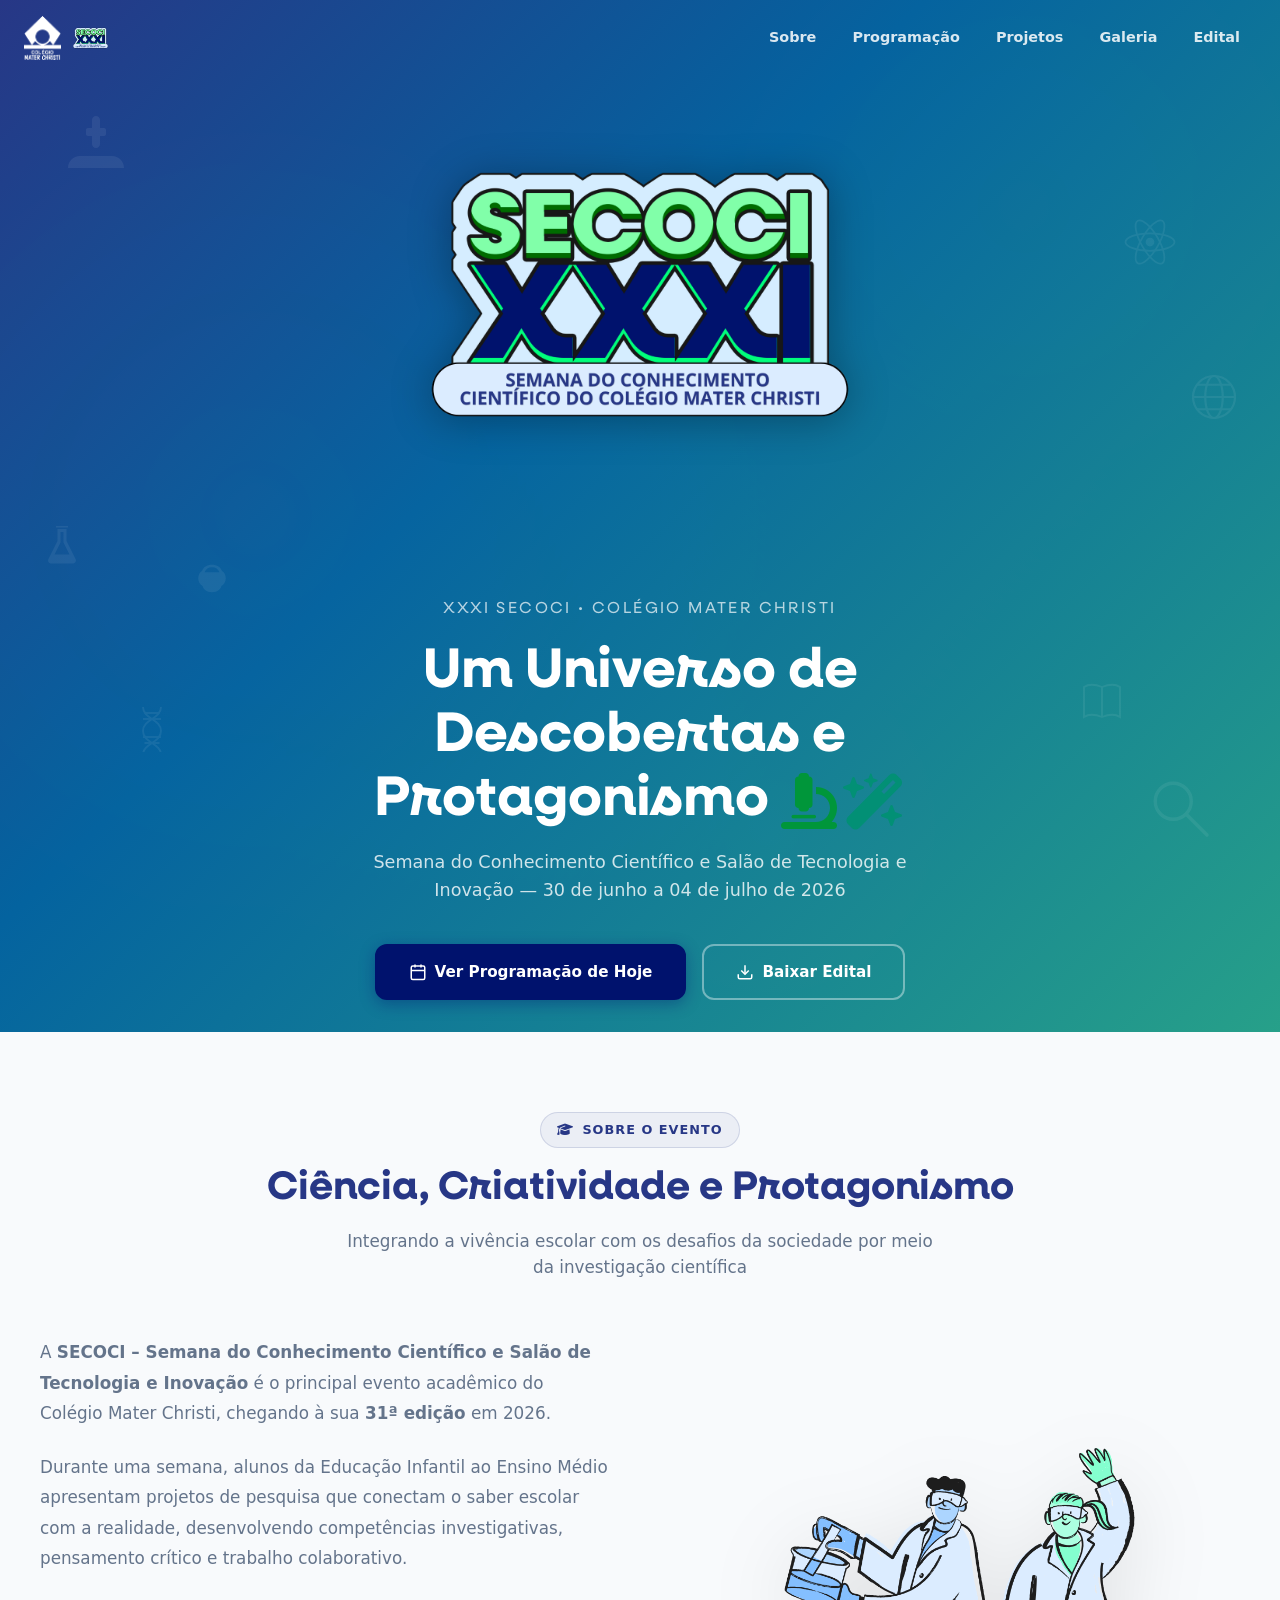
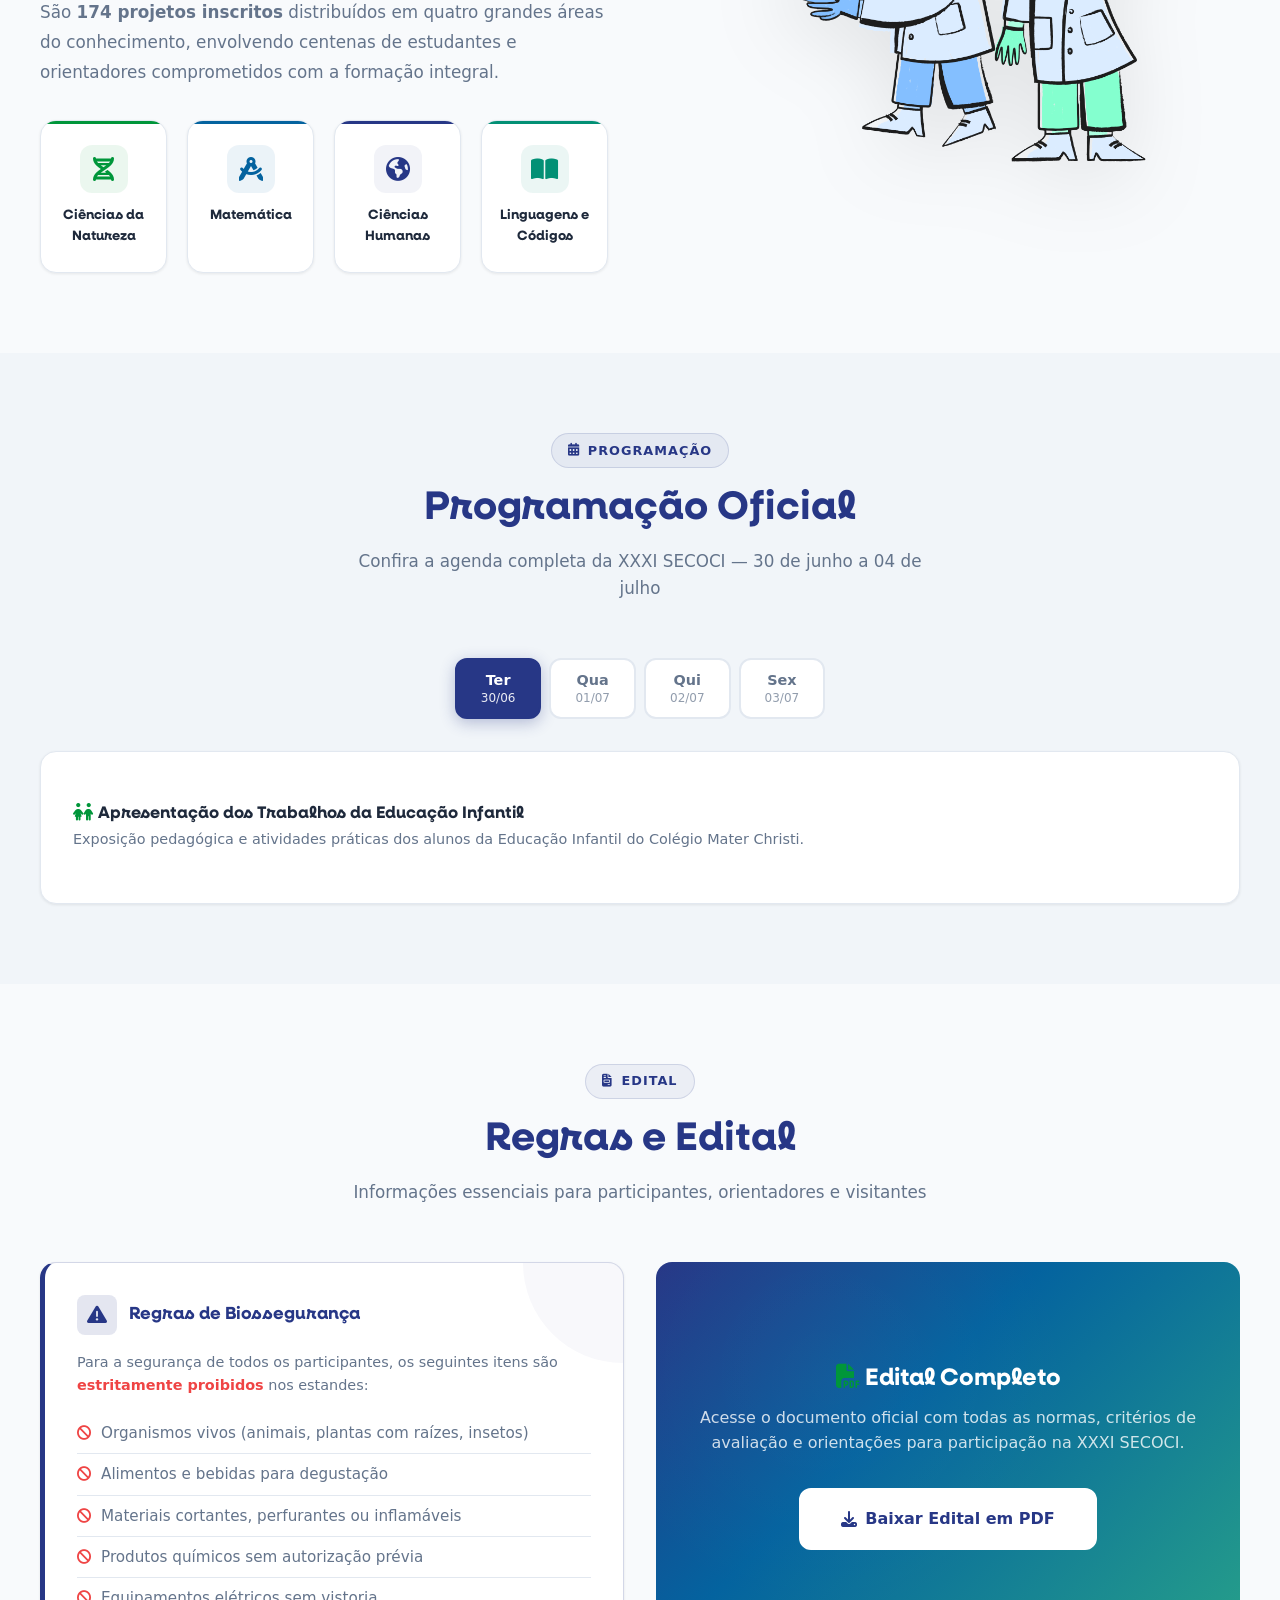
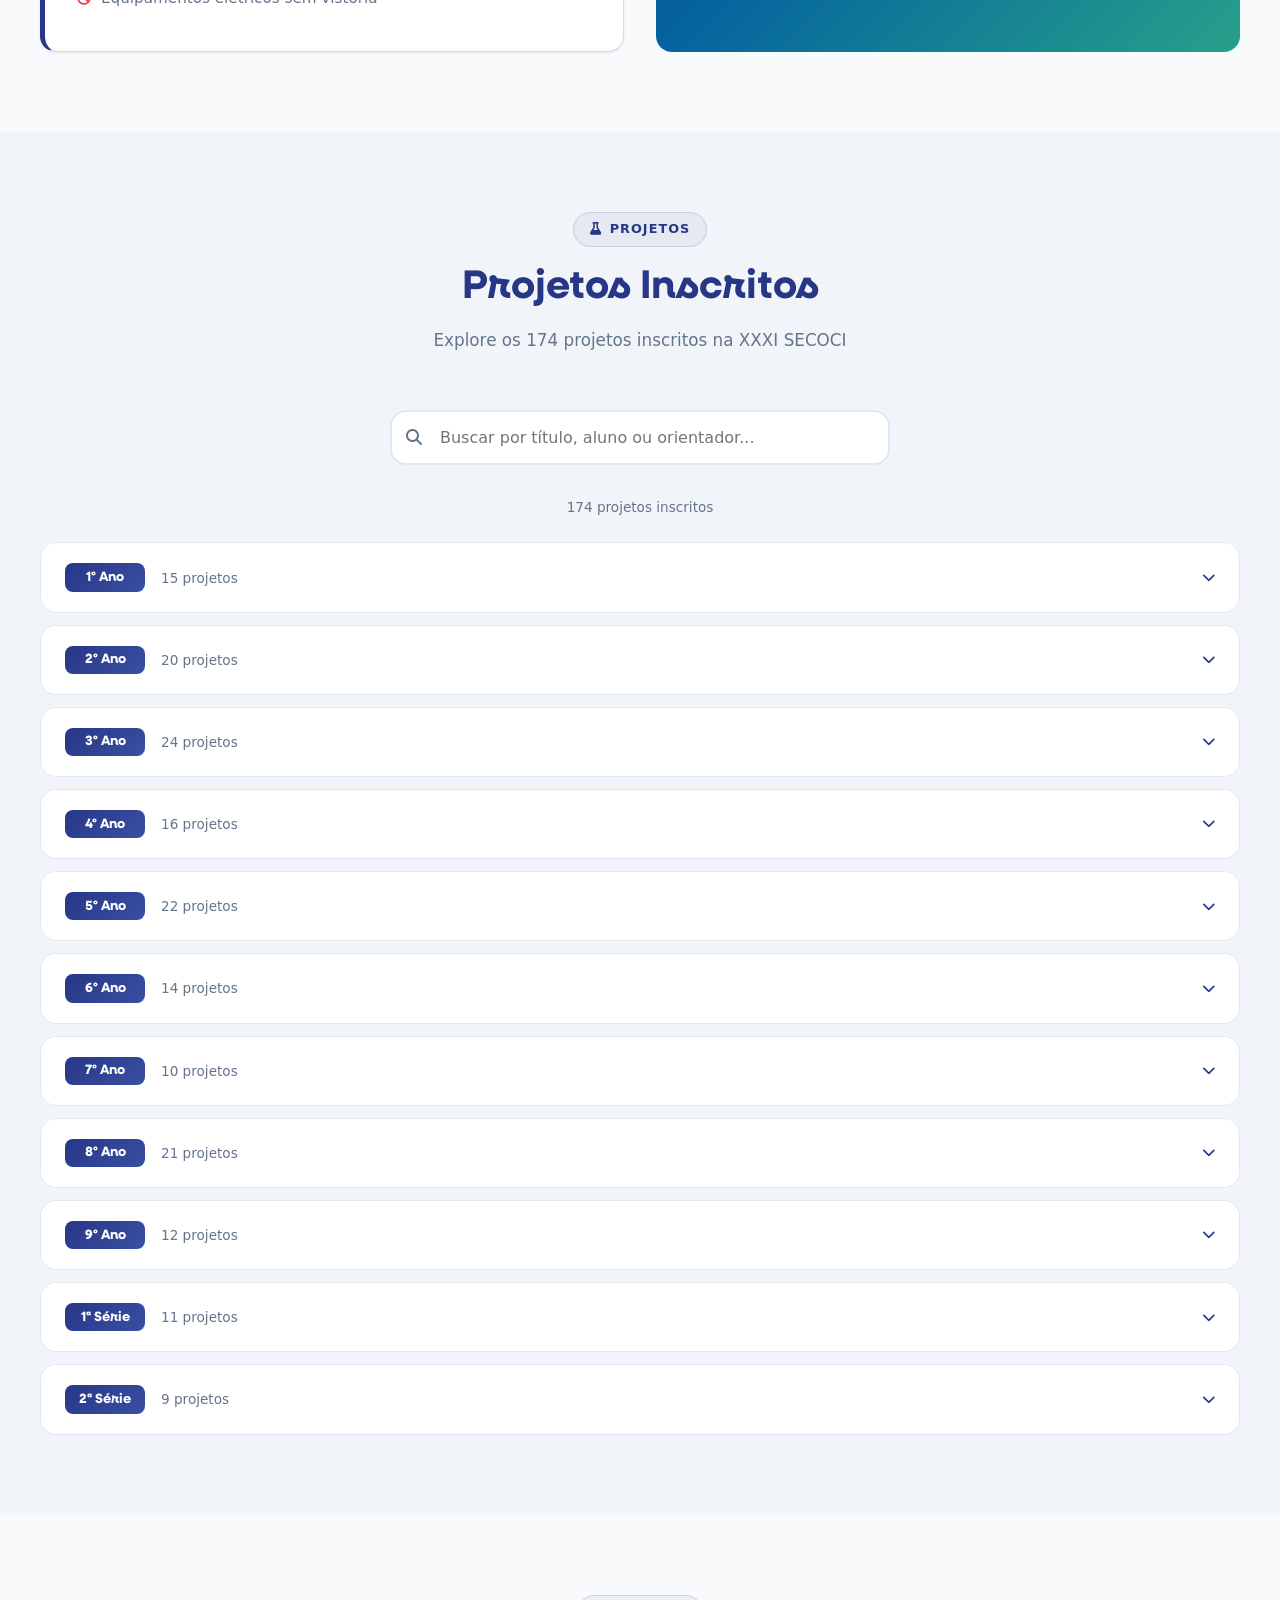
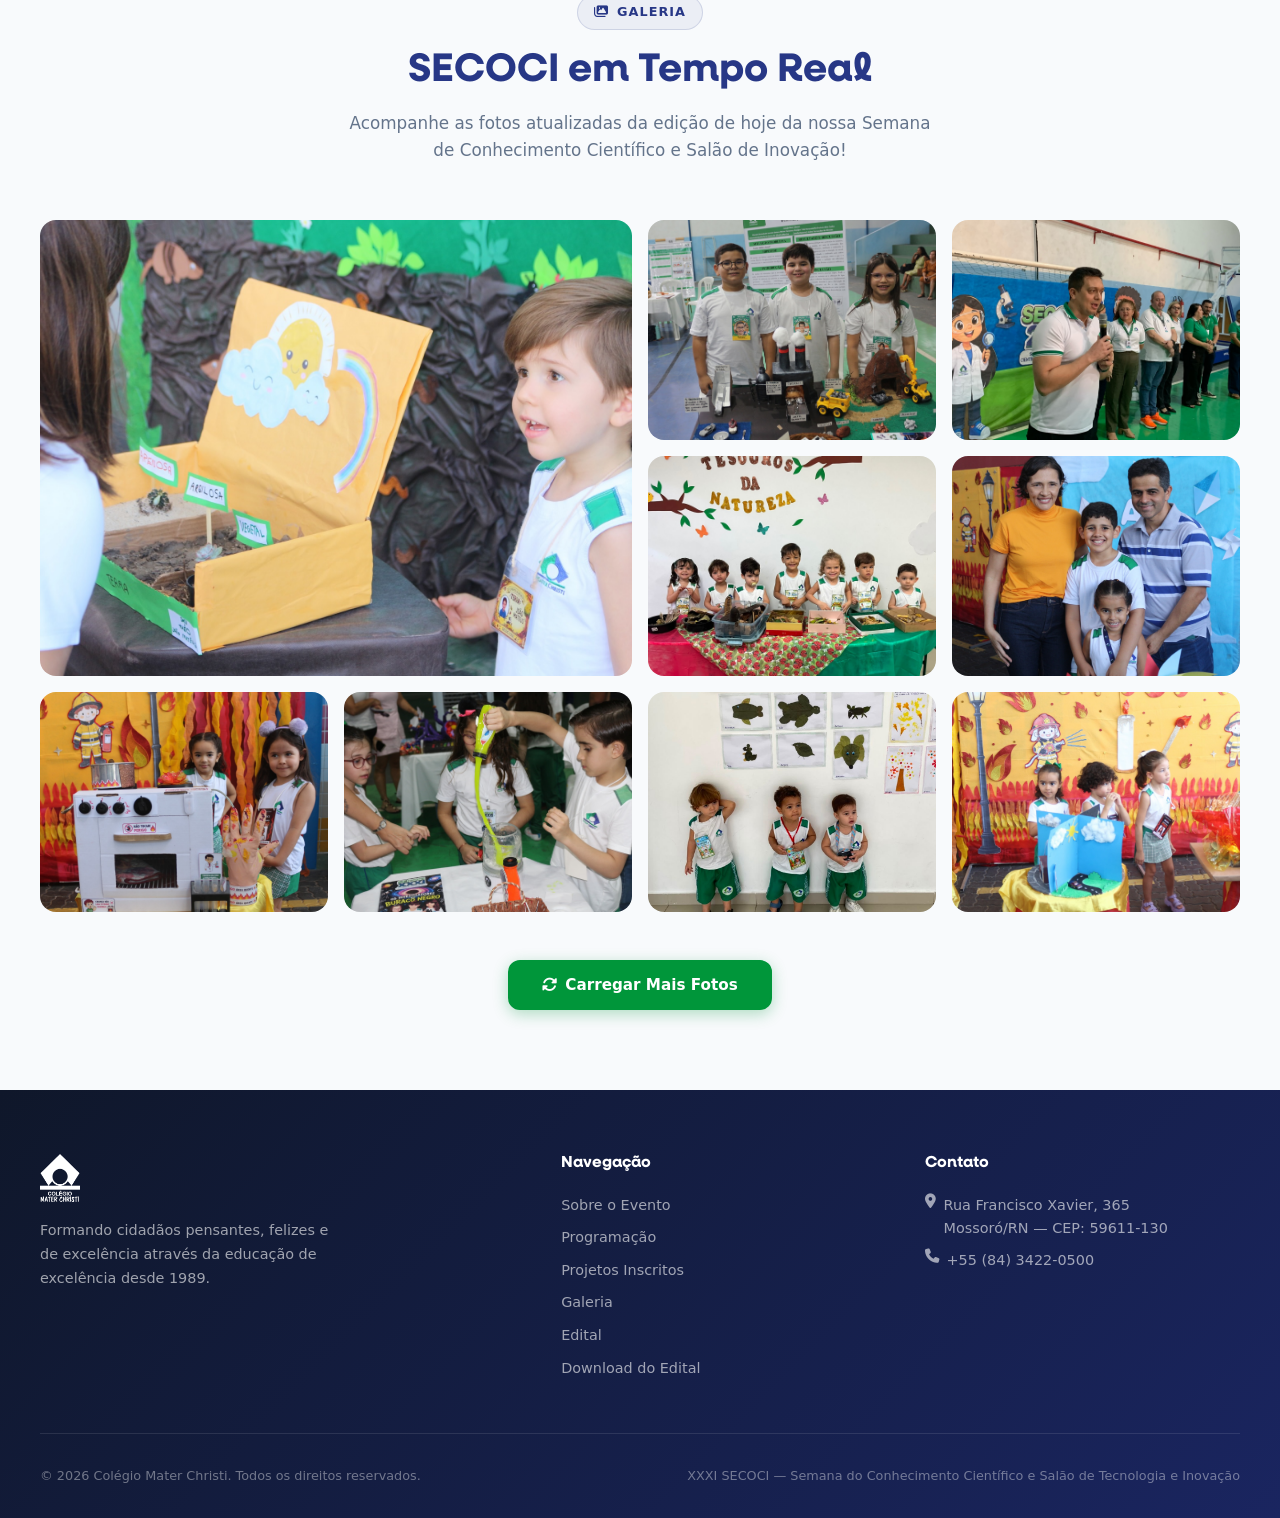
<file: index.html>
<!DOCTYPE html>
<html lang="pt-BR">

<head>
  <meta charset="UTF-8">
  <meta name="viewport" content="width=device-width, initial-scale=1.0">
  <title>XXXI SECOCI 2026 - Semana do Conhecimento Científico | Colégio Mater Christi</title>
  <meta name="description"
    content="XXXI SECOCI 2026 — Semana do Conhecimento Científico e Salão de Tecnologia e Inovação do Colégio Mater Christi. 30 de junho a 04 de julho de 2026, Mossoró/RN.">
  <meta name="keywords" content="SECOCI, Mater Christi, ciência, tecnologia, inovação, feira de ciências, Mossoró, RN">
  <meta name="author" content="Colégio Mater Christi">

  <!-- Open Graph -->
  <meta property="og:title" content="XXXI SECOCI 2026 — Colégio Mater Christi">
  <meta property="og:description"
    content="Semana do Conhecimento Científico e Salão de Tecnologia e Inovação. Um Universo de Descobertas e Protagonismo.">
  <meta property="og:type" content="website">
  <meta property="og:locale" content="pt_BR">
  <meta property="og:image" content="https://secoci.colegiomaterchristi.com.br/assets/img/logo-secoci-og.png">
  <meta property="og:image:type" content="image/png">

  <!-- Favicon -->
  <link rel="icon" type="image/png" href="assets/img/favicon_colegiomaterchristi.png">

  <!-- FontAwesome -->
  <link rel="stylesheet" href="https://cdnjs.cloudflare.com/ajax/libs/font-awesome/6.4.0/css/all.min.css">

  <!-- CSS -->
  <link rel="stylesheet" href="css/styles.css">
</head>

<body>

  <!-- ========== HEADER ========== -->
  <header class="header" id="header">
    <div class="header-inner">
      <div class="header-logos">
        <img src="assets/img/logo-colegio-cor.png" alt="Colégio Mater Christi" class="logo-colegio">
        <img src="assets/img/logo-secoci.png" alt="SECOCI XXXI" class="logo-secoci">
      </div>

      <nav class="nav-desktop" id="nav-desktop">
        <a href="#sobre">Sobre</a>
        <a href="#programacao">Programação</a>
        <a href="#projetos">Projetos</a>
        <a href="#galeria">Galeria</a>
        <a href="#edital">Edital</a>
      </nav>

      <button class="hamburger" id="hamburger" aria-label="Abrir menu de navegação">
        <span></span>
        <span></span>
        <span></span>
      </button>
    </div>

    <!-- Mobile Nav -->
    <nav class="nav-mobile" id="nav-mobile">
      <a href="#sobre">Sobre o Evento</a>
      <a href="#programacao">Programação</a>
      <a href="#projetos">Projetos Inscritos</a>
      <a href="#galeria">Galeria</a>
      <a href="#edital">Edital</a>
    </nav>
    <div class="nav-overlay" id="nav-overlay"></div>
  </header>

  <!-- ========== HERO ========== -->
  <section class="hero" id="hero">
    <!-- Floating Science Icons -->
    <div class="floating-icons">
      <!-- Microscópio -->
      <div class="floating-icon">
        <svg width="1em" height="1em" viewBox="0 0 64 64" fill="currentColor">
          <path
            d="M32 4c-2.2 0-4 1.8-4 4v8h-4c-1.1 0-2 .9-2 2v4c0 1.1.9 2 2 2h4v8c0 2.2 1.8 4 4 4s4-1.8 4-4v-8h4c1.1 0 2-.9 2-2v-4c0-1.1-.9-2-2-2h-4V8c0-2.2-1.8-4-4-4zm-16 40c-6.6 0-12 5.4-12 12h56c0-6.6-5.4-12-12-12H16z" />
        </svg>
      </div>
      <!-- Átomo -->
      <div class="floating-icon">
        <svg width="1em" height="1em" viewBox="0 0 64 64" fill="currentColor">
          <circle cx="32" cy="32" r="5" />
          <ellipse cx="32" cy="32" rx="28" ry="10" fill="none" stroke="currentColor" stroke-width="2" />
          <ellipse cx="32" cy="32" rx="28" ry="10" fill="none" stroke="currentColor" stroke-width="2"
            transform="rotate(60 32 32)" />
          <ellipse cx="32" cy="32" rx="28" ry="10" fill="none" stroke="currentColor" stroke-width="2"
            transform="rotate(120 32 32)" />
        </svg>
      </div>
      <!-- DNA -->
      <div class="floating-icon">
        <svg width="1em" height="1em" viewBox="0 0 64 64" fill="none" stroke="currentColor" stroke-width="2.5">
          <path d="M20 4c0 16 24 16 24 32s-24 16-24 32" />
          <path d="M44 4c0 16-24 16-24 32s24 16 24 32" />
          <line x1="22" y1="12" x2="42" y2="12" />
          <line x1="20" y1="20" x2="44" y2="20" />
          <line x1="20" y1="44" x2="44" y2="44" />
          <line x1="22" y1="52" x2="42" y2="52" />
        </svg>
      </div>
      <!-- Lupa -->
      <div class="floating-icon">
        <svg width="1em" height="1em" viewBox="0 0 64 64" fill="none" stroke="currentColor" stroke-width="3">
          <circle cx="26" cy="26" r="16" />
          <line x1="38" y1="38" x2="56" y2="56" stroke-linecap="round" />
        </svg>
      </div>
      <!-- Frasco -->
      <div class="floating-icon">
        <svg width="1em" height="1em" viewBox="0 0 64 64" fill="currentColor">
          <path
            d="M24 4h16v2H24V4zm2 4v16l-12 24c-1.5 3 .5 6 4 6h28c3.5 0 5.5-3 4-6L38 24V8H26zm4 4h4v14l8 16H22l8-16V12z" />
        </svg>
      </div>
      <!-- Globo -->
      <div class="floating-icon">
        <svg width="1em" height="1em" viewBox="0 0 64 64" fill="none" stroke="currentColor" stroke-width="2.5">
          <circle cx="32" cy="32" r="24" />
          <ellipse cx="32" cy="32" rx="10" ry="24" />
          <line x1="8" y1="32" x2="56" y2="32" />
          <path d="M12 18h40M12 46h40" />
        </svg>
      </div>
      <!-- Cérebro -->
      <div class="floating-icon">
        <svg width="1em" height="1em" viewBox="0 0 64 64" fill="currentColor">
          <path
            d="M32 6c-8 0-14 4-16 10-4 2-6 7-6 12s3 10 7 12c1 5 6 10 15 10s14-5 15-10c4-2 7-7 7-12s-2-10-6-12C46 10 40 6 32 6zm0 4c6 0 10 3 12 8h-24c2-5 6-8 12-8z" />
        </svg>
      </div>
      <!-- Livro -->
      <div class="floating-icon">
        <svg width="1em" height="1em" viewBox="0 0 64 64" fill="none" stroke="currentColor" stroke-width="2.5">
          <path d="M8 12c6-4 14-4 24 0c10-4 18-4 24 0v40c-6-4-14-4-24 0c-10-4-18-4-24 0V12z" />
          <line x1="32" y1="12" x2="32" y2="52" />
        </svg>
      </div>
    </div>

    <div class="hero-bg-pattern"></div>

    <div class="hero-content">
      <img src="assets/img/logo-secoci.png" alt="SECOCI XXXI" class="hero-logo">

      <p class="hero-tagline">XXXI SECOCI &bull; Colégio Mater Christi</p>

      <h1 class="hero-title">Um Universo de Descobertas e Protagonismo <span class="hero-title-icons"><i
            class="fa-solid fa-microscope icon-secondary"></i> <i
            class="fa-solid fa-wand-magic-sparkles icon-teal"></i></span></h1>

      <p class="hero-subtitle">Semana do Conhecimento Científico e Salão de Tecnologia e Inovação — 30 de junho a 04 de
        julho de 2026</p>

      <div class="hero-ctas">
        <a href="#programacao" class="btn btn-primary" id="cta-programacao">
          <svg width="18" height="18" viewBox="0 0 24 24" fill="none" stroke="currentColor" stroke-width="2">
            <rect x="3" y="4" width="18" height="18" rx="2" ry="2" />
            <line x1="16" y1="2" x2="16" y2="6" />
            <line x1="8" y1="2" x2="8" y2="6" />
            <line x1="3" y1="10" x2="21" y2="10" />
          </svg>
          Ver Programação de Hoje
        </a>
        <a href="assets/docs/edital-secoci-2026.pdf" target="_blank" class="btn btn-outline" id="cta-edital">
          <svg width="18" height="18" viewBox="0 0 24 24" fill="none" stroke="currentColor" stroke-width="2">
            <path d="M21 15v4a2 2 0 0 1-2 2H5a2 2 0 0 1-2-2v-4" />
            <polyline points="7 10 12 15 17 10" />
            <line x1="12" y1="15" x2="12" y2="3" />
          </svg>
          Baixar Edital
        </a>
      </div>
    </div>
  </section>

  <!-- ========== SOBRE ========== -->
  <section class="section" id="sobre">
    <div class="section-inner">
      <div class="section-header reveal">
        <div class="section-badge"><i class="fa-solid fa-graduation-cap mr-2"></i> Sobre o Evento</div>
        <h2 class="section-title">Ciência, Criatividade e Protagonismo</h2>
        <p class="section-subtitle">Integrando a vivência escolar com os desafios da sociedade por meio da investigação
          científica</p>
      </div>

      <div class="sobre-grid reveal">
        <div class="sobre-text">
          <p>
            A <strong>SECOCI – Semana do Conhecimento Científico e Salão de Tecnologia e Inovação</strong> é o principal
            evento acadêmico do Colégio Mater Christi, chegando à sua <strong>31ª edição</strong> em 2026.
          </p>
          <p>
            Durante uma semana, alunos da Educação Infantil ao Ensino Médio apresentam projetos de
            pesquisa que conectam o saber escolar com a realidade, desenvolvendo competências investigativas, pensamento
            crítico e trabalho colaborativo.
          </p>
          <p>
            São <strong>174 projetos inscritos</strong> distribuídos em quatro grandes áreas do conhecimento, envolvendo
            centenas de estudantes e orientadores comprometidos com a formação integral.
          </p>

          <div class="areas-grid">
            <div class="area-card nature">
              <div class="area-card-icon nature"><i class="fa-solid fa-dna"></i></div>
              <div class="area-card-title">Ciências da Natureza</div>
            </div>
            <div class="area-card math">
              <div class="area-card-icon math"><i class="fa-solid fa-compass-drafting"></i></div>
              <div class="area-card-title">Matemática</div>
            </div>
            <div class="area-card human">
              <div class="area-card-icon human"><i class="fa-solid fa-earth-americas"></i></div>
              <div class="area-card-title">Ciências Humanas</div>
            </div>
            <div class="area-card lang">
              <div class="area-card-icon lang"><i class="fa-solid fa-book-open"></i></div>
              <div class="area-card-title">Linguagens e Códigos</div>
            </div>
          </div>
        </div>

        <div class="sobre-mascot">
          <img src="assets/img/mascotes-cientistas.png" alt="Mascotes SECOCI — Jovens cientistas">
        </div>
      </div>
    </div>
  </section>

  <!-- ========== PROGRAMAÇÃO ========== -->
  <section class="section section-programacao" id="programacao">
    <div class="section-inner">
      <div class="section-header reveal">
        <div class="section-badge"><i class="fa-solid fa-calendar-days mr-2"></i> Programação</div>
        <h2 class="section-title">Programação Oficial</h2>
        <p class="section-subtitle">Confira a agenda completa da XXXI SECOCI — 30 de junho a 04 de julho</p>
      </div>

      <div class="reveal">
        <div class="tabs-nav" id="tabs-nav" role="tablist">
          <button class="tab-btn" data-tab="dia1" data-date="2026-06-30" role="tab" aria-selected="false">
            Ter<span class="tab-date">30/06</span>
          </button>
          <button class="tab-btn" data-tab="dia2" data-date="2026-07-01" role="tab" aria-selected="false">
            Qua<span class="tab-date">01/07</span>
          </button>
          <button class="tab-btn" data-tab="dia3" data-date="2026-07-02" role="tab" aria-selected="false">
            Qui<span class="tab-date">02/07</span>
          </button>
          <button class="tab-btn" data-tab="dia4" data-date="2026-07-03" role="tab" aria-selected="false">
            Sex<span class="tab-date">03/07</span>
          </button>
        </div>

        <!-- Dia 1 — 30/06 -->
        <div class="tab-content" id="dia1" role="tabpanel">
          <div class="schedule-card">
            <div class="schedule-item" style="padding-left: 0;">
              <div class="schedule-info">
                <h4><i class="fa-solid fa-children icon-secondary mr-2"></i> Apresentação dos Trabalhos da Educação
                  Infantil</h4>
                <p>Exposição pedagógica e atividades práticas dos alunos da Educação Infantil do Colégio Mater Christi.
                </p>
              </div>
            </div>
          </div>
        </div>

        <!-- Dia 2 — 01/07 (HOJE) -->
        <div class="tab-content" id="dia2" role="tabpanel">
          <div class="schedule-card">
            <div class="schedule-item">
              <div class="schedule-time">17h00 - 20h00</div>
              <div class="schedule-info">
                <h4><i class="fa-solid fa-graduation-cap icon-primary mr-2"></i> Apresentações dos Trabalhos — Ensino
                  Fundamental 1</h4>
                <p>Exposição dos projetos e pesquisas desenvolvidos pelos alunos do 1º ao 5º ano do Ensino Fundamental.
                </p>
              </div>
            </div>
            <div class="schedule-item">
              <div class="schedule-time">17h00 - 20h00</div>
              <div class="schedule-info">
                <h4><i class="fa-solid fa-syringe icon-teal mr-2"></i> Ponto de Vacinação</h4>
                <p>Ações de imunização e conscientização sobre saúde integrada à feira de ciências.</p>
              </div>
            </div>
          </div>
        </div>

        <!-- Dia 3 — 02/07 -->
        <div class="tab-content" id="dia3" role="tabpanel">
          <div class="schedule-card">
            <div class="schedule-item">
              <div class="schedule-time">17h00 - 20h00</div>
              <div class="schedule-info">
                <h4><i class="fa-solid fa-microscope icon-primary mr-2"></i> Apresentações dos Trabalhos — Fundamental 2
                  e Ensino Médio</h4>
                <p>Apresentação e avaliação dos projetos científicos dos estudantes do 6º ao 9º ano e Ensino Médio.</p>
              </div>
            </div>
            <div class="schedule-item">
              <div class="schedule-time">17h00 - 20h00</div>
              <div class="schedule-info">
                <h4><i class="fa-solid fa-syringe icon-teal mr-2"></i> Ponto de Vacinação</h4>
                <p>Disponibilização de vacinas e orientação de saúde para toda a comunidade escolar.</p>
              </div>
            </div>
          </div>
        </div>

        <!-- Dia 4 — 03/07 -->
        <div class="tab-content" id="dia4" role="tabpanel">
          <div class="schedule-card">
            <div class="schedule-item">
              <div class="schedule-time">08h00</div>
              <div class="schedule-info">
                <h4><i class="fa-solid fa-trophy icon-secondary mr-2"></i> Cerimônia de Premiação da XXXI SECOCI</h4>
                <p>Premiação oficial dos projetos de destaque, reconhecimento dos alunos pesquisadores e orientadores.
                </p>
              </div>
            </div>
          </div>
        </div>
      </div>
    </div>
  </section>

  <!-- ========== EDITAL / REGRAS ========== -->
  <section class="section" id="edital">
    <div class="section-inner">
      <div class="section-header reveal">
        <div class="section-badge"><i class="fa-solid fa-file-invoice mr-2"></i> Edital</div>
        <h2 class="section-title">Regras e Edital</h2>
        <p class="section-subtitle">Informações essenciais para participantes, orientadores e visitantes</p>
      </div>

      <div class="edital-grid reveal">
        <div class="alert-card">
          <div class="alert-card-header">
            <div class="icon"><i class="fa-solid fa-triangle-exclamation icon-primary"></i></div>
            <h3>Regras de Biossegurança</h3>
          </div>
          <p style="font-size: 0.9rem; color: var(--text-muted); margin-bottom: 1rem;">
            Para a segurança de todos os participantes, os seguintes itens são <strong
              style="color: #ef4444;">estritamente proibidos</strong> nos estandes:
          </p>
          <ul>
            <li>Organismos vivos (animais, plantas com raízes, insetos)</li>
            <li>Alimentos e bebidas para degustação</li>
            <li>Materiais cortantes, perfurantes ou inflamáveis</li>
            <li>Produtos químicos sem autorização prévia</li>
            <li>Equipamentos elétricos sem vistoria</li>
          </ul>
        </div>

        <div class="download-card">
          <h3><i class="fa-solid fa-file-pdf icon-secondary mr-2"></i> Edital Completo</h3>
          <p>Acesse o documento oficial com todas as normas, critérios de avaliação e orientações para participação na
            XXXI SECOCI.</p>
          <a href="assets/docs/edital-secoci-2026.pdf" target="_blank" class="btn" id="btn-download-edital">
            <i class="fa-solid fa-download mr-2"></i> Baixar Edital em PDF
          </a>
        </div>
      </div>
    </div>
  </section>

  <!-- ========== PROJETOS ========== -->
  <section class="section section-projetos" id="projetos">
    <div class="section-inner">
      <div class="section-header reveal">
        <div class="section-badge"><i class="fa-solid fa-flask mr-2"></i> Projetos</div>
        <h2 class="section-title">Projetos Inscritos</h2>
        <p class="section-subtitle">Explore os 174 projetos inscritos na XXXI SECOCI</p>
      </div>

      <div class="reveal">
        <div class="search-container">
          <i class="fa-solid fa-magnifying-glass search-icon"></i>
          <input type="text" id="search-input" placeholder="Buscar por título, aluno ou orientador..."
            autocomplete="off">
        </div>
        <div class="search-count" id="search-count"></div>

        <div class="accordion-group" id="accordion-group">
          <!-- Projetos carregados via JavaScript -->
          <div class="schedule-placeholder" id="loading-projects">
            <i class="fa-solid fa-spinner fa-spin fa-2x mb-3 text-muted"></i>
            <p>Carregando projetos...</p>
          </div>
        </div>
      </div>
    </div>
  </section>

  <!-- ========== GALERIA ========== -->
  <section class="section section-galeria" id="galeria">
    <div class="section-inner">
      <div class="section-header reveal">
        <div class="section-badge"><i class="fa-solid fa-images mr-2"></i> Galeria</div>
        <h2 class="section-title">SECOCI em Tempo Real</h2>
        <p class="section-subtitle">Acompanhe as fotos atualizadas da edição de hoje da nossa Semana de Conhecimento
          Científico e Salão de Inovação!</p>
      </div>

      <div class="gallery-grid reveal" id="gallery-grid">
        <!-- Injetado dinamicamente via JS de 6 em 6 com misturador -->
      </div>

      <div class="gallery-cta reveal" style="margin-top: 3rem; text-align: center;">
        <button class="btn btn-primary" id="btn-load-more-gallery">
          <i class="fa-solid fa-rotate mr-2"></i> Carregar Mais Fotos
        </button>
      </div>
    </div>
  </section>

  <!-- ========== FOOTER ========== -->
  <footer class="footer" id="footer">
    <div class="footer-inner">
      <div class="footer-top">
        <div class="footer-brand">
          <img src="assets/img/logo-colegio-cor.png" alt="Colégio Mater Christi">
          <p>Formando cidadãos pensantes, felizes e de excelência através da educação de excelência desde 1989.</p>
        </div>

        <div class="footer-links">
          <h4>Navegação</h4>
          <a href="#sobre">Sobre o Evento</a>
          <a href="#programacao">Programação</a>
          <a href="#projetos">Projetos Inscritos</a>
          <a href="#galeria">Galeria</a>
          <a href="#edital">Edital</a>
          <a href="assets/docs/edital-secoci-2026.pdf" target="_blank">Download do Edital</a>
        </div>

        <div class="footer-contact">
          <h4>Contato</h4>
          <p>
            <i class="fa-solid fa-location-dot text-secondary mr-2 mt-1"></i>
            Rua Francisco Xavier, 365<br>Mossoró/RN — CEP: 59611-130
          </p>
          <p>
            <i class="fa-solid fa-phone text-secondary mr-2 mt-1"></i>
            +55 (84) 3422-0500
          </p>
        </div>
      </div>

      <div class="footer-bottom">
        <p>&copy; 2026 Colégio Mater Christi. Todos os direitos reservados.</p>
        <p>XXXI SECOCI — Semana do Conhecimento Científico e Salão de Tecnologia e Inovação</p>
      </div>
    </div>
  </footer>

  <!-- JavaScript -->
  <script src="js/main.js"></script>
</body>

</html>
</file>
<file: css/styles.css>
/* ============================================
   SECOCI 2026 — Custom Styles
   Colégio Mater Christi
   ============================================ */

/* ---------- Custom Fonts ---------- */
@font-face {
  font-family: 'Neulis Cursive';
  src: url('../assets/fonts/neulis-cursive-light.otf') format('opentype');
  font-weight: 300;
  font-style: normal;
  font-display: swap;
}

@font-face {
  font-family: 'Neulis Cursive';
  src: url('../assets/fonts/neulis-cursive-regular.otf') format('opentype');
  font-weight: 400;
  font-style: normal;
  font-display: swap;
}

@font-face {
  font-family: 'Neulis Cursive';
  src: url('../assets/fonts/neulis-cursive-bold.otf') format('opentype');
  font-weight: 700;
  font-style: normal;
  font-display: swap;
}

@font-face {
  font-family: 'Neulis Cursive';
  src: url('../assets/fonts/neulis-cursive-bold-italic.otf') format('opentype');
  font-weight: 700;
  font-style: italic;
  font-display: swap;
}

/* ---------- Google Fonts (Open Sans for body) ---------- */
@import url('https://fonts.googleapis.com/css2?family=Open+Sans:wght@400;500;600;700&display=swap');

/* ---------- CSS Custom Properties ---------- */
:root {
  --primary: #273786;
  --primary-light: #3a4fa3;
  --primary-dark: #1a2560;
  --primary-bg: rgba(39, 55, 134, 0.06);
  --primary-bg-medium: rgba(39, 55, 134, 0.12);

  --secondary: #00963a;
  --secondary-light: #00b347;
  --secondary-dark: #007a2f;
  --secondary-bg: rgba(0, 150, 58, 0.08);

  --accent-blue: #04639f;
  --accent-blue-light: #0878bf;
  --accent-blue-bg: rgba(4, 99, 159, 0.08);

  --accent-teal: #029075;
  --accent-teal-light: #03a988;
  --accent-teal-bg: rgba(2, 144, 117, 0.08);

  --gradient-main: linear-gradient(90deg, #04639f, rgba(2, 144, 117, 0.85));
  --gradient-hero: linear-gradient(135deg, #273786 0%, #04639f 40%, rgba(2, 144, 117, 0.85) 100%);
  --gradient-primary: linear-gradient(135deg, #273786, #3a4fa3);
  --gradient-secondary: linear-gradient(135deg, #00963a, #029075);
  --gradient-dark: linear-gradient(135deg, #0f172a 0%, #1a2560 100%);

  --bg: #f8fafc;
  --bg-alt: #f1f5f9;
  --bg-dark: #0f172a;
  --text: #1e293b;
  --text-muted: #64748b;
  --text-on-dark: #f8fafc;
  --border: #e2e8f0;

  --font-heading: 'Neulis Cursive', system-ui, sans-serif;
  --font-body: 'Open Sans', system-ui, sans-serif;

  --radius-sm: 0.5rem;
  --radius-md: 0.75rem;
  --radius-lg: 1rem;
  --radius-xl: 1.5rem;

  --shadow-sm: 0 1px 3px rgba(0,0,0,0.08);
  --shadow-md: 0 4px 12px rgba(0,0,0,0.1);
  --shadow-lg: 0 8px 30px rgba(0,0,0,0.12);
  --shadow-xl: 0 20px 60px rgba(0,0,0,0.15);

  --transition: 0.3s cubic-bezier(0.4, 0, 0.2, 1);
}

/* ---------- Base Reset ---------- */
*, *::before, *::after {
  box-sizing: border-box;
  margin: 0;
  padding: 0;
}

html {
  scroll-behavior: smooth;
  scroll-padding-top: 80px;
}

body {
  font-family: var(--font-body);
  color: var(--text);
  background: var(--bg);
  line-height: 1.6;
  -webkit-font-smoothing: antialiased;
  overflow-x: hidden;
}

h1, h2, h3, h4, h5, h6 {
  font-family: var(--font-heading);
  line-height: 1.2;
}

a {
  text-decoration: none;
  color: inherit;
}

img {
  max-width: 100%;
  height: auto;
  display: block;
}

/* ---------- Scrollbar ---------- */
::-webkit-scrollbar {
  width: 8px;
}
::-webkit-scrollbar-track {
  background: var(--bg-alt);
}
::-webkit-scrollbar-thumb {
  background: var(--primary);
  border-radius: 4px;
}
::-webkit-scrollbar-thumb:hover {
  background: var(--primary-light);
}

/* ---------- Header ---------- */
.header {
  position: fixed;
  top: 0;
  left: 0;
  width: 100%;
  z-index: 1000;
  padding: 1rem 0;
  transition: all var(--transition);
  background: transparent;
}

.header.scrolled {
  background: rgba(39, 55, 134, 0.95);
  backdrop-filter: blur(20px);
  -webkit-backdrop-filter: blur(20px);
  padding: 0.5rem 0;
  box-shadow: 0 4px 20px rgba(39, 55, 134, 0.3);
}

.header-inner {
  max-width: 1280px;
  margin: 0 auto;
  padding: 0 1.5rem;
  display: flex;
  align-items: center;
  justify-content: space-between;
}

.header-logos {
  display: flex;
  align-items: center;
  gap: 0.75rem;
}

.header-logos img {
  height: 44px;
  transition: all var(--transition);
}

.header.scrolled .header-logos img {
  height: 36px;
}

.logo-colegio {
  filter: brightness(0) invert(1);
}

.nav-desktop {
  display: flex;
  align-items: center;
  gap: 0.25rem;
}

.nav-desktop a {
  color: rgba(255,255,255,0.85);
  font-weight: 600;
  font-size: 0.9rem;
  padding: 0.5rem 1rem;
  border-radius: var(--radius-sm);
  transition: all var(--transition);
  position: relative;
}

.nav-desktop a:hover,
.nav-desktop a.active {
  color: #fff;
  background: rgba(255,255,255,0.1);
}

.nav-desktop a::after {
  content: '';
  position: absolute;
  bottom: 0;
  left: 50%;
  transform: translateX(-50%);
  width: 0;
  height: 2px;
  background: var(--secondary);
  transition: width var(--transition);
  border-radius: 1px;
}

.nav-desktop a:hover::after,
.nav-desktop a.active::after {
  width: 60%;
}

/* Hamburger */
.hamburger {
  display: none;
  flex-direction: column;
  gap: 5px;
  cursor: pointer;
  padding: 0.5rem;
  z-index: 1001;
  background: none;
  border: none;
}

.hamburger span {
  display: block;
  width: 24px;
  height: 2px;
  background: #fff;
  border-radius: 2px;
  transition: all var(--transition);
}

.hamburger.open span:nth-child(1) {
  transform: rotate(45deg) translate(5px, 5px);
}
.hamburger.open span:nth-child(2) {
  opacity: 0;
}
.hamburger.open span:nth-child(3) {
  transform: rotate(-45deg) translate(5px, -5px);
}

/* Mobile Nav */
.nav-mobile {
  position: fixed;
  top: 0;
  right: -100%;
  width: 300px;
  height: 100vh;
  background: var(--primary-dark);
  backdrop-filter: blur(20px);
  padding: 5rem 2rem 2rem;
  display: flex;
  flex-direction: column;
  gap: 0.5rem;
  transition: right var(--transition);
  z-index: 999;
  box-shadow: var(--shadow-xl);
}

.nav-mobile.open {
  right: 0;
}

.nav-mobile a {
  color: rgba(255,255,255,0.85);
  font-weight: 500;
  font-size: 1.1rem;
  padding: 0.75rem 1rem;
  border-radius: var(--radius-sm);
  transition: all var(--transition);
  border-left: 3px solid transparent;
}

.nav-mobile a:hover {
  color: #fff;
  background: rgba(255,255,255,0.05);
  border-left-color: var(--secondary);
}

.nav-overlay {
  position: fixed;
  inset: 0;
  background: rgba(0,0,0,0.5);
  opacity: 0;
  visibility: hidden;
  transition: all var(--transition);
  z-index: 998;
}

.nav-overlay.open {
  opacity: 1;
  visibility: visible;
}

/* ---------- Hero Section ---------- */
.hero {
  position: relative;
  min-height: 100vh;
  display: flex;
  align-items: center;
  justify-content: center;
  overflow: hidden;
  background: var(--gradient-hero);
}

.hero-bg-pattern {
  position: absolute;
  inset: 0;
  opacity: 0.04;
  background-image: 
    radial-gradient(circle at 20% 50%, rgba(255,255,255,0.3) 0%, transparent 50%),
    radial-gradient(circle at 80% 20%, rgba(255,255,255,0.2) 0%, transparent 40%),
    radial-gradient(circle at 60% 80%, rgba(255,255,255,0.15) 0%, transparent 45%);
}

.hero-content {
  position: relative;
  z-index: 2;
  text-align: center;
  padding: 2rem 1.5rem;
  max-width: 800px;
}

.hero-logo {
  width: 420px;
  margin: 0 auto 2.5rem;
  animation: fadeInDown 0.8s ease-out;
  filter: drop-shadow(0 4px 20px rgba(0,0,0,0.3));
}

.hero-title-icons {
  display: inline-flex;
  align-items: center;
  gap: 0.35rem;
  vertical-align: middle;
}

/* Classes utilitárias para ícones na paleta */
.icon-primary { color: var(--primary) !important; }
.icon-secondary { color: var(--secondary) !important; }
.icon-blue { color: var(--accent-blue) !important; }
.icon-teal { color: var(--accent-teal) !important; }

.hero-tagline {
  font-family: var(--font-heading);
  font-size: 1rem;
  font-weight: 400;
  letter-spacing: 0.15em;
  text-transform: uppercase;
  color: rgba(255,255,255,0.7);
  margin-bottom: 1rem;
  animation: fadeInUp 0.8s ease-out 0.2s both;
}

.hero-title {
  font-family: var(--font-heading);
  font-size: clamp(2rem, 5vw, 3.5rem);
  font-weight: 700;
  color: #fff;
  margin-bottom: 1rem;
  animation: fadeInUp 0.8s ease-out 0.4s both;
  line-height: 1.15;
}

.hero-subtitle {
  font-size: 1.1rem;
  color: rgba(255,255,255,0.8);
  margin-bottom: 2.5rem;
  animation: fadeInUp 0.8s ease-out 0.6s both;
  max-width: 600px;
  margin-left: auto;
  margin-right: auto;
}

.hero-ctas {
  display: flex;
  justify-content: center;
  gap: 1rem;
  flex-wrap: wrap;
  animation: fadeInUp 0.8s ease-out 0.8s both;
}

.btn {
  display: inline-flex;
  align-items: center;
  gap: 0.5rem;
  padding: 0.875rem 2rem;
  border-radius: var(--radius-md);
  font-family: var(--font-body);
  font-weight: 600;
  font-size: 0.95rem;
  cursor: pointer;
  transition: all var(--transition);
  border: 2px solid transparent;
  text-decoration: none;
}

.btn-primary {
  background: var(--secondary);
  color: #fff;
  border-color: var(--secondary);
  box-shadow: 0 4px 15px rgba(0, 150, 58, 0.3);
}

.btn-primary:hover {
  background: var(--secondary-light);
  transform: translateY(-2px);
  box-shadow: 0 8px 25px rgba(0, 150, 58, 0.4);
}

#cta-programacao {
  background: #00126D;
  border-color: #00126D;
  box-shadow: 0 4px 15px rgba(0, 18, 109, 0.35);
}

#cta-programacao:hover {
  background: #001ca7;
  border-color: #001ca7;
  transform: translateY(-2px);
  box-shadow: 0 8px 25px rgba(0, 18, 109, 0.45);
}

.btn-outline {
  background: transparent;
  color: #fff;
  border-color: rgba(255,255,255,0.4);
}

.btn-outline:hover {
  background: rgba(255,255,255,0.1);
  border-color: #fff;
  transform: translateY(-2px);
}

.btn-gradient {
  background: var(--gradient-main);
  color: #fff;
  border: none;
  box-shadow: 0 4px 15px rgba(4, 99, 159, 0.3);
}

.btn-gradient:hover {
  transform: translateY(-2px);
  box-shadow: 0 8px 25px rgba(4, 99, 159, 0.4);
}

/* Floating science icons in Hero */
.floating-icons {
  position: absolute;
  inset: 0;
  z-index: 1;
  pointer-events: none;
  overflow: hidden;
}

.floating-icon {
  position: absolute;
  opacity: 0.07;
  color: #fff;
  animation: float 6s ease-in-out infinite;
  will-change: transform;
}

.floating-icon:nth-child(1) { top: 10%; left: 5%; font-size: 4rem; animation-delay: 0s; }
.floating-icon:nth-child(2) { top: 20%; right: 8%; font-size: 3.5rem; animation-delay: 1s; }
.floating-icon:nth-child(3) { bottom: 25%; left: 10%; font-size: 3rem; animation-delay: 2s; }
.floating-icon:nth-child(4) { bottom: 15%; right: 5%; font-size: 4.5rem; animation-delay: 0.5s; }
.floating-icon:nth-child(5) { top: 50%; left: 3%; font-size: 3rem; animation-delay: 3s; }
.floating-icon:nth-child(6) { top: 35%; right: 3%; font-size: 3.5rem; animation-delay: 1.5s; }
.floating-icon:nth-child(7) { bottom: 40%; left: 15%; font-size: 2.5rem; animation-delay: 2.5s; }
.floating-icon:nth-child(8) { top: 65%; right: 12%; font-size: 3rem; animation-delay: 4s; }

/* ---------- Section Base ---------- */
.section {
  padding: 5rem 1.5rem;
}

.section-inner {
  max-width: 1200px;
  margin: 0 auto;
}

.section-header {
  text-align: center;
  margin-bottom: 3.5rem;
}

.section-badge {
  display: inline-flex;
  align-items: center;
  gap: 0.5rem;
  padding: 0.4rem 1rem;
  border-radius: 2rem;
  font-size: 0.8rem;
  font-weight: 600;
  font-family: var(--font-body);
  letter-spacing: 0.08em;
  text-transform: uppercase;
  margin-bottom: 1rem;
  background: var(--primary-bg);
  color: var(--primary);
  border: 1px solid rgba(39, 55, 134, 0.15);
}

.section-title {
  font-size: clamp(1.8rem, 4vw, 2.5rem);
  font-weight: 700;
  color: var(--primary);
  margin-bottom: 1rem;
}

.section-subtitle {
  font-size: 1.05rem;
  color: var(--text-muted);
  max-width: 600px;
  margin: 0 auto;
}

/* ---------- Sobre Section ---------- */
.sobre-grid {
  display: grid;
  grid-template-columns: 1fr 1fr;
  gap: 4rem;
  align-items: center;
}

.sobre-text p {
  font-size: 1.05rem;
  color: var(--text-muted);
  margin-bottom: 1.5rem;
  line-height: 1.8;
}

.sobre-mascot {
  display: flex;
  justify-content: center;
  align-items: center;
}

.sobre-mascot img {
  max-width: 380px;
  animation: floatSlow 8s ease-in-out infinite;
  filter: drop-shadow(0 20px 40px rgba(0,0,0,0.1));
}

.areas-grid {
  display: grid;
  grid-template-columns: repeat(4, 1fr);
  gap: 1.25rem;
  margin-top: 2rem;
}

.area-card {
  background: #fff;
  border-radius: var(--radius-lg);
  padding: 1.5rem 1rem;
  text-align: center;
  box-shadow: var(--shadow-sm);
  transition: all var(--transition);
  border: 1px solid var(--border);
  position: relative;
  overflow: hidden;
}

.area-card::before {
  content: '';
  position: absolute;
  top: 0;
  left: 0;
  right: 0;
  height: 3px;
  transform: scaleX(1);
  transition: height var(--transition);
}

.area-card.nature::before { background: var(--secondary); }
.area-card.math::before { background: var(--accent-blue); }
.area-card.human::before { background: var(--primary); }
.area-card.lang::before { background: var(--accent-teal); }

.area-card:hover {
  transform: translateY(-4px);
  box-shadow: var(--shadow-md);
}

.area-card:hover::before {
  height: 4px;
}

.area-card-icon {
  width: 48px;
  height: 48px;
  margin: 0 auto 0.75rem;
  display: flex;
  align-items: center;
  justify-content: center;
  border-radius: var(--radius-md);
  font-size: 1.5rem;
}

.area-card-icon.nature { background: var(--secondary-bg); color: var(--secondary); }
.area-card-icon.math { background: var(--accent-blue-bg); color: var(--accent-blue); }
.area-card-icon.human { background: var(--primary-bg); color: var(--primary); }
.area-card-icon.lang { background: var(--accent-teal-bg); color: var(--accent-teal); }

.area-card-title {
  font-family: var(--font-heading);
  font-size: 0.85rem;
  font-weight: 700;
  color: var(--text);
}

/* ---------- Programacao Section ---------- */
.section-programacao {
  background: var(--bg-alt);
}

.tabs-nav {
  display: flex;
  justify-content: center;
  gap: 0.5rem;
  margin-bottom: 2rem;
  flex-wrap: wrap;
}

.tab-btn {
  position: relative;
  padding: 0.75rem 1.5rem;
  border: 2px solid var(--border);
  border-radius: var(--radius-md);
  background: #fff;
  font-family: var(--font-body);
  font-weight: 600;
  font-size: 0.9rem;
  color: var(--text-muted);
  cursor: pointer;
  transition: all var(--transition);
}

.tab-btn:hover {
  border-color: var(--primary);
  color: var(--primary);
}

.tab-btn.active {
  background: var(--primary);
  border-color: var(--primary);
  color: #fff;
  box-shadow: 0 4px 15px rgba(39, 55, 134, 0.3);
}

.tab-btn .tab-date {
  display: block;
  font-size: 0.75rem;
  font-weight: 400;
  opacity: 0.7;
  margin-top: 0.15rem;
}

.tab-btn.active .tab-date {
  opacity: 0.9;
}

/* Badge "Acontecendo Agora" */
.badge-live {
  position: absolute;
  top: -8px;
  right: -8px;
  background: #ef4444;
  color: #fff;
  font-size: 0.6rem;
  font-weight: 700;
  padding: 0.15rem 0.5rem;
  border-radius: 2rem;
  letter-spacing: 0.05em;
  text-transform: uppercase;
  animation: pulse 2s ease-in-out infinite;
  white-space: nowrap;
}

.tab-content {
  display: none;
  animation: fadeIn 0.4s ease-out;
}

.tab-content.active {
  display: block;
}

.schedule-card {
  background: #fff;
  border-radius: var(--radius-lg);
  padding: 2rem;
  box-shadow: var(--shadow-sm);
  border: 1px solid var(--border);
}

.schedule-item {
  display: flex;
  gap: 1.5rem;
  padding: 1.25rem 0;
  border-bottom: 1px solid var(--border);
  align-items: flex-start;
}

.schedule-item:last-child {
  border-bottom: none;
}

.schedule-time {
  font-family: var(--font-heading);
  font-weight: 700;
  font-size: 1rem;
  color: var(--primary);
  min-width: 80px;
  padding-top: 0.1rem;
}

.schedule-info h4 {
  font-family: var(--font-heading);
  font-weight: 700;
  font-size: 1.05rem;
  color: var(--text);
  margin-bottom: 0.25rem;
}

.schedule-info p {
  font-size: 0.9rem;
  color: var(--text-muted);
}

.schedule-placeholder {
  text-align: center;
  padding: 3rem 2rem;
  color: var(--text-muted);
}

.schedule-placeholder svg {
  width: 64px;
  height: 64px;
  margin: 0 auto 1rem;
  opacity: 0.3;
}

.schedule-placeholder p {
  font-size: 1rem;
}

/* ---------- Edital Section ---------- */
.edital-grid {
  display: grid;
  grid-template-columns: 1fr 1fr;
  gap: 2rem;
}

.alert-card {
  background: #fff;
  border-radius: var(--radius-lg);
  padding: 2rem;
  border: 1px solid rgba(39, 55, 134, 0.2);
  box-shadow: var(--shadow-sm);
  border-left: 5px solid var(--primary);
  position: relative;
  overflow: hidden;
}

.alert-card::after {
  content: '';
  position: absolute;
  top: 0;
  right: 0;
  width: 100px;
  height: 100px;
  background: var(--primary-bg);
  border-radius: 0 0 0 100%;
  opacity: 0.5;
}

.alert-card-header {
  display: flex;
  align-items: center;
  gap: 0.75rem;
  margin-bottom: 1rem;
  position: relative;
  z-index: 1;
}

.alert-card-header .icon {
  width: 40px;
  height: 40px;
  background: var(--primary-bg-medium);
  border-radius: var(--radius-sm);
  display: flex;
  align-items: center;
  justify-content: center;
  font-size: 1.25rem;
}

.alert-card-header h3 {
  font-family: var(--font-heading);
  font-weight: 700;
  font-size: 1.1rem;
  color: var(--primary);
}

.alert-card ul {
  list-style: none;
  padding: 0;
  position: relative;
  z-index: 1;
}

.alert-card ul li {
  padding: 0.5rem 0;
  padding-left: 1.5rem;
  position: relative;
  font-size: 0.95rem;
  color: var(--text-muted);
  border-bottom: 1px solid var(--border);
}

.alert-card ul li:last-child {
  border-bottom: none;
}

.alert-card ul li::before {
  content: '\f05e'; /* fa-ban */
  font-family: 'Font Awesome 6 Free';
  font-weight: 900;
  color: #ef4444;
  position: absolute;
  left: 0;
  font-size: 0.9rem;
}

.download-card {
  background: var(--gradient-hero);
  border-radius: var(--radius-lg);
  padding: 2.5rem;
  display: flex;
  flex-direction: column;
  justify-content: center;
  align-items: center;
  text-align: center;
  color: #fff;
  position: relative;
  overflow: hidden;
}

.download-card::before {
  content: '';
  position: absolute;
  inset: 0;
  opacity: 0.05;
  background-image: radial-gradient(circle at 30% 30%, rgba(255,255,255,0.5) 0%, transparent 50%);
}

.download-card h3 {
  font-family: var(--font-heading);
  font-size: 1.5rem;
  font-weight: 700;
  margin-bottom: 0.75rem;
  position: relative;
}

.download-card p {
  opacity: 0.8;
  margin-bottom: 2rem;
  position: relative;
}

.download-card .btn {
  position: relative;
  background: #fff;
  color: var(--primary);
  border-color: #fff;
  font-size: 1rem;
  padding: 1rem 2.5rem;
}

.download-card .btn:hover {
  background: rgba(255,255,255,0.9);
  transform: translateY(-2px);
  box-shadow: 0 8px 30px rgba(0,0,0,0.2);
}

/* ---------- Gallery Section ---------- */
.section-galeria {
  background: var(--bg);
}

.gallery-grid {
  display: grid;
  grid-template-columns: repeat(4, 1fr);
  grid-auto-rows: 220px;
  gap: 1rem;
}

.gallery-item {
  position: relative;
  border-radius: var(--radius-lg);
  overflow: hidden;
  cursor: pointer;
  transition: all var(--transition);
}

.gallery-item:hover {
  transform: scale(1.02);
  box-shadow: var(--shadow-lg);
  z-index: 2;
}

.gallery-item.featured {
  grid-column: span 2;
  grid-row: span 2;
}

.gallery-item img {
  width: 100%;
  height: 100%;
  object-fit: cover;
  transition: transform var(--transition);
}

.gallery-item:hover img {
  transform: scale(1.08);
}

.gallery-item-overlay {
  position: absolute;
  inset: 0;
  background: linear-gradient(180deg, transparent 50%, rgba(39, 55, 134, 0.8) 100%);
  opacity: 0;
  transition: opacity var(--transition);
  display: flex;
  align-items: flex-end;
  padding: 1.25rem;
}

.gallery-item:hover .gallery-item-overlay {
  opacity: 1;
}

.gallery-item-overlay p {
  color: #fff;
  font-weight: 600;
  font-size: 0.9rem;
}

.gallery-placeholder {
  background: var(--primary-bg);
  border: 2px dashed rgba(39, 55, 134, 0.2);
  display: flex;
  flex-direction: column;
  align-items: center;
  justify-content: center;
  gap: 0.5rem;
  color: var(--primary);
}

.gallery-placeholder svg {
  width: 36px;
  height: 36px;
  opacity: 0.4;
}

.gallery-placeholder span {
  font-size: 0.75rem;
  font-weight: 600;
  opacity: 0.5;
  text-transform: uppercase;
  letter-spacing: 0.05em;
}

.gallery-cta {
  text-align: center;
  margin-top: 2rem;
}

/* ---------- Projetos Section ---------- */
.section-projetos {
  background: var(--bg-alt);
}

.search-container {
  max-width: 500px;
  margin: 0 auto 2rem;
  position: relative;
}

.search-container input {
  width: 100%;
  padding: 1rem 1rem 1rem 3rem;
  border: 2px solid var(--border);
  border-radius: var(--radius-lg);
  font-family: var(--font-body);
  font-size: 1rem;
  background: #fff;
  transition: all var(--transition);
  outline: none;
}

.search-container input:focus {
  border-color: var(--primary);
  box-shadow: 0 0 0 4px var(--primary-bg);
}

.search-container .search-icon {
  position: absolute;
  left: 1rem;
  top: 50%;
  transform: translateY(-50%);
  color: var(--text-muted);
}

.search-count {
  text-align: center;
  font-size: 0.85rem;
  color: var(--text-muted);
  margin-bottom: 1.5rem;
}

.accordion-group {
  display: flex;
  flex-direction: column;
  gap: 0.75rem;
}

.accordion-item {
  background: #fff;
  border-radius: var(--radius-lg);
  border: 1px solid var(--border);
  overflow: hidden;
  transition: all var(--transition);
}

.accordion-item:hover {
  box-shadow: var(--shadow-sm);
  border-color: rgba(39, 55, 134, 0.2);
}

.accordion-header {
  display: flex;
  align-items: center;
  justify-content: space-between;
  padding: 1.25rem 1.5rem;
  cursor: pointer;
  transition: all var(--transition);
  background: #fff;
  border: none;
  width: 100%;
  text-align: left;
  font-family: var(--font-body);
}

.accordion-header:hover {
  background: var(--primary-bg);
}

.accordion-header-left {
  display: flex;
  align-items: center;
  gap: 1rem;
}

.accordion-serie-badge {
  display: inline-flex;
  align-items: center;
  justify-content: center;
  min-width: 80px;
  padding: 0.35rem 0.75rem;
  background: var(--gradient-primary);
  color: #fff;
  font-family: var(--font-heading);
  font-weight: 700;
  font-size: 0.85rem;
  border-radius: var(--radius-sm);
  white-space: nowrap;
}

.accordion-count {
  font-size: 0.85rem;
  color: var(--text-muted);
}

.accordion-chevron {
  transition: transform var(--transition);
  color: var(--primary);
}

.accordion-item.open .accordion-chevron {
  transform: rotate(180deg);
}

.accordion-item.open {
  border-color: rgba(39, 55, 134, 0.3);
  box-shadow: 0 2px 12px rgba(39, 55, 134, 0.1);
}

.accordion-body {
  max-height: 0;
  overflow: hidden;
  transition: max-height 0.4s cubic-bezier(0.4, 0, 0.2, 1);
}

.accordion-item.open .accordion-body {
  max-height: 5000px;
}

.accordion-body-inner {
  padding: 0 1.5rem 1.5rem;
}

.project-card {
  display: grid;
  grid-template-columns: auto 1fr;
  gap: 1rem;
  padding: 1rem;
  border-radius: var(--radius-md);
  border: 1px solid var(--border);
  margin-bottom: 0.75rem;
  transition: all var(--transition);
  background: var(--bg);
}

.project-card:hover {
  border-color: var(--primary);
  box-shadow: var(--shadow-sm);
  background: #fff;
}

.project-card:last-child {
  margin-bottom: 0;
}

.project-number {
  display: flex;
  align-items: center;
  justify-content: center;
  width: 36px;
  height: 36px;
  background: var(--gradient-primary);
  color: #fff;
  font-family: var(--font-heading);
  font-weight: 700;
  font-size: 0.8rem;
  border-radius: var(--radius-sm);
  flex-shrink: 0;
}

.project-info h4 {
  font-family: var(--font-heading);
  font-weight: 700;
  font-size: 0.95rem;
  color: var(--primary-dark);
  margin-bottom: 0.35rem;
}

.project-meta {
  display: flex;
  flex-wrap: wrap;
  gap: 0.5rem;
  font-size: 0.82rem;
  color: var(--text-muted);
}

.project-meta span {
  display: inline-flex;
  align-items: center;
  gap: 0.25rem;
}

.project-meta .label {
  font-weight: 600;
  color: var(--primary);
}

.no-results {
  text-align: center;
  padding: 3rem 2rem;
  color: var(--text-muted);
}

.no-results svg {
  width: 64px;
  height: 64px;
  margin: 0 auto 1rem;
  opacity: 0.3;
}

/* ---------- Footer ---------- */
.footer {
  background: var(--gradient-dark);
  color: var(--text-on-dark);
  padding: 4rem 1.5rem 2rem;
}

.footer-inner {
  max-width: 1200px;
  margin: 0 auto;
}

.footer-top {
  display: grid;
  grid-template-columns: 1.5fr 1fr 1fr;
  gap: 3rem;
  margin-bottom: 3rem;
}

.footer-brand img {
  height: 48px;
  filter: brightness(0) invert(1);
  margin-bottom: 1rem;
}

.footer-brand p {
  font-size: 0.9rem;
  color: rgba(255,255,255,0.6);
  line-height: 1.7;
  max-width: 300px;
}

.footer-links h4,
.footer-contact h4 {
  font-family: var(--font-heading);
  font-weight: 700;
  font-size: 1rem;
  margin-bottom: 1rem;
  color: #fff;
}

.footer-links a {
  display: block;
  padding: 0.3rem 0;
  color: rgba(255,255,255,0.6);
  font-size: 0.9rem;
  transition: color var(--transition);
}

.footer-links a:hover {
  color: var(--secondary);
}

.footer-contact p {
  display: flex;
  align-items: flex-start;
  gap: 0.5rem;
  padding: 0.3rem 0;
  color: rgba(255,255,255,0.6);
  font-size: 0.9rem;
}

.footer-contact .icon {
  flex-shrink: 0;
  margin-top: 0.15rem;
}

.footer-bottom {
  border-top: 1px solid rgba(255,255,255,0.1);
  padding-top: 2rem;
  display: flex;
  justify-content: space-between;
  align-items: center;
  flex-wrap: wrap;
  gap: 1rem;
}

.footer-bottom p {
  font-size: 0.8rem;
  color: rgba(255,255,255,0.4);
}

/* ---------- Animations ---------- */
@keyframes fadeIn {
  from { opacity: 0; }
  to { opacity: 1; }
}

@keyframes fadeInUp {
  from { opacity: 0; transform: translateY(30px); }
  to { opacity: 1; transform: translateY(0); }
}

@keyframes fadeInDown {
  from { opacity: 0; transform: translateY(-20px); }
  to { opacity: 1; transform: translateY(0); }
}

@keyframes float {
  0%, 100% { transform: translateY(0) rotate(0deg); }
  50% { transform: translateY(-20px) rotate(5deg); }
}

@keyframes floatSlow {
  0%, 100% { transform: translateY(0); }
  50% { transform: translateY(-15px); }
}

@keyframes pulse {
  0%, 100% { opacity: 1; transform: scale(1); }
  50% { opacity: 0.8; transform: scale(1.05); }
}

/* Scroll reveal */
.reveal {
  opacity: 0;
  transform: translateY(40px);
  transition: opacity 0.8s ease-out, transform 0.8s ease-out;
}

.reveal.visible {
  opacity: 1;
  transform: translateY(0);
}

/* ---------- Responsive ---------- */
@media (max-width: 1024px) {
  .sobre-grid {
    grid-template-columns: 1fr;
    gap: 2rem;
  }

  .sobre-mascot {
    order: -1;
  }

  .sobre-mascot img {
    max-width: 280px;
  }

  .edital-grid {
    grid-template-columns: 1fr;
  }

  .gallery-grid {
    grid-template-columns: repeat(3, 1fr);
    grid-auto-rows: 180px;
  }

  .gallery-item.featured {
    grid-column: span 2;
    grid-row: span 2;
  }

  .footer-top {
    grid-template-columns: 1fr 1fr;
  }
}

@media (max-width: 768px) {
  .nav-desktop {
    display: none;
  }

  .hamburger {
    display: flex;
  }

  .hero-title {
    font-size: clamp(1.6rem, 6vw, 2.5rem);
  }

  .hero-logo {
    width: 280px;
  }

  .areas-grid {
    grid-template-columns: repeat(2, 1fr);
  }

  .tabs-nav {
    gap: 0.35rem;
  }

  .tab-btn {
    padding: 0.6rem 1rem;
    font-size: 0.8rem;
  }

  .schedule-item {
    flex-direction: column;
    gap: 0.5rem;
  }

  .gallery-grid {
    grid-template-columns: repeat(2, 1fr);
    grid-auto-rows: 160px;
  }

  .gallery-item.featured {
    grid-column: span 2;
    grid-row: span 1;
  }

  .footer-top {
    grid-template-columns: 1fr;
    gap: 2rem;
  }

  .footer-bottom {
    flex-direction: column;
    text-align: center;
  }

  .project-card {
    grid-template-columns: 1fr;
  }

  .project-number {
    width: auto;
    height: auto;
    padding: 0.25rem 0.75rem;
    font-size: 0.75rem;
    justify-self: start;
  }
}

@media (max-width: 480px) {
  .section {
    padding: 3.5rem 1rem;
  }

  .areas-grid {
    grid-template-columns: 1fr 1fr;
    gap: 0.75rem;
  }

  .area-card {
    padding: 1rem 0.75rem;
  }

  .hero-ctas {
    flex-direction: column;
    align-items: center;
  }

  .btn {
    width: 100%;
    justify-content: center;
  }

  .gallery-grid {
    grid-template-columns: 1fr 1fr;
    grid-auto-rows: 140px;
  }
}
</file>
